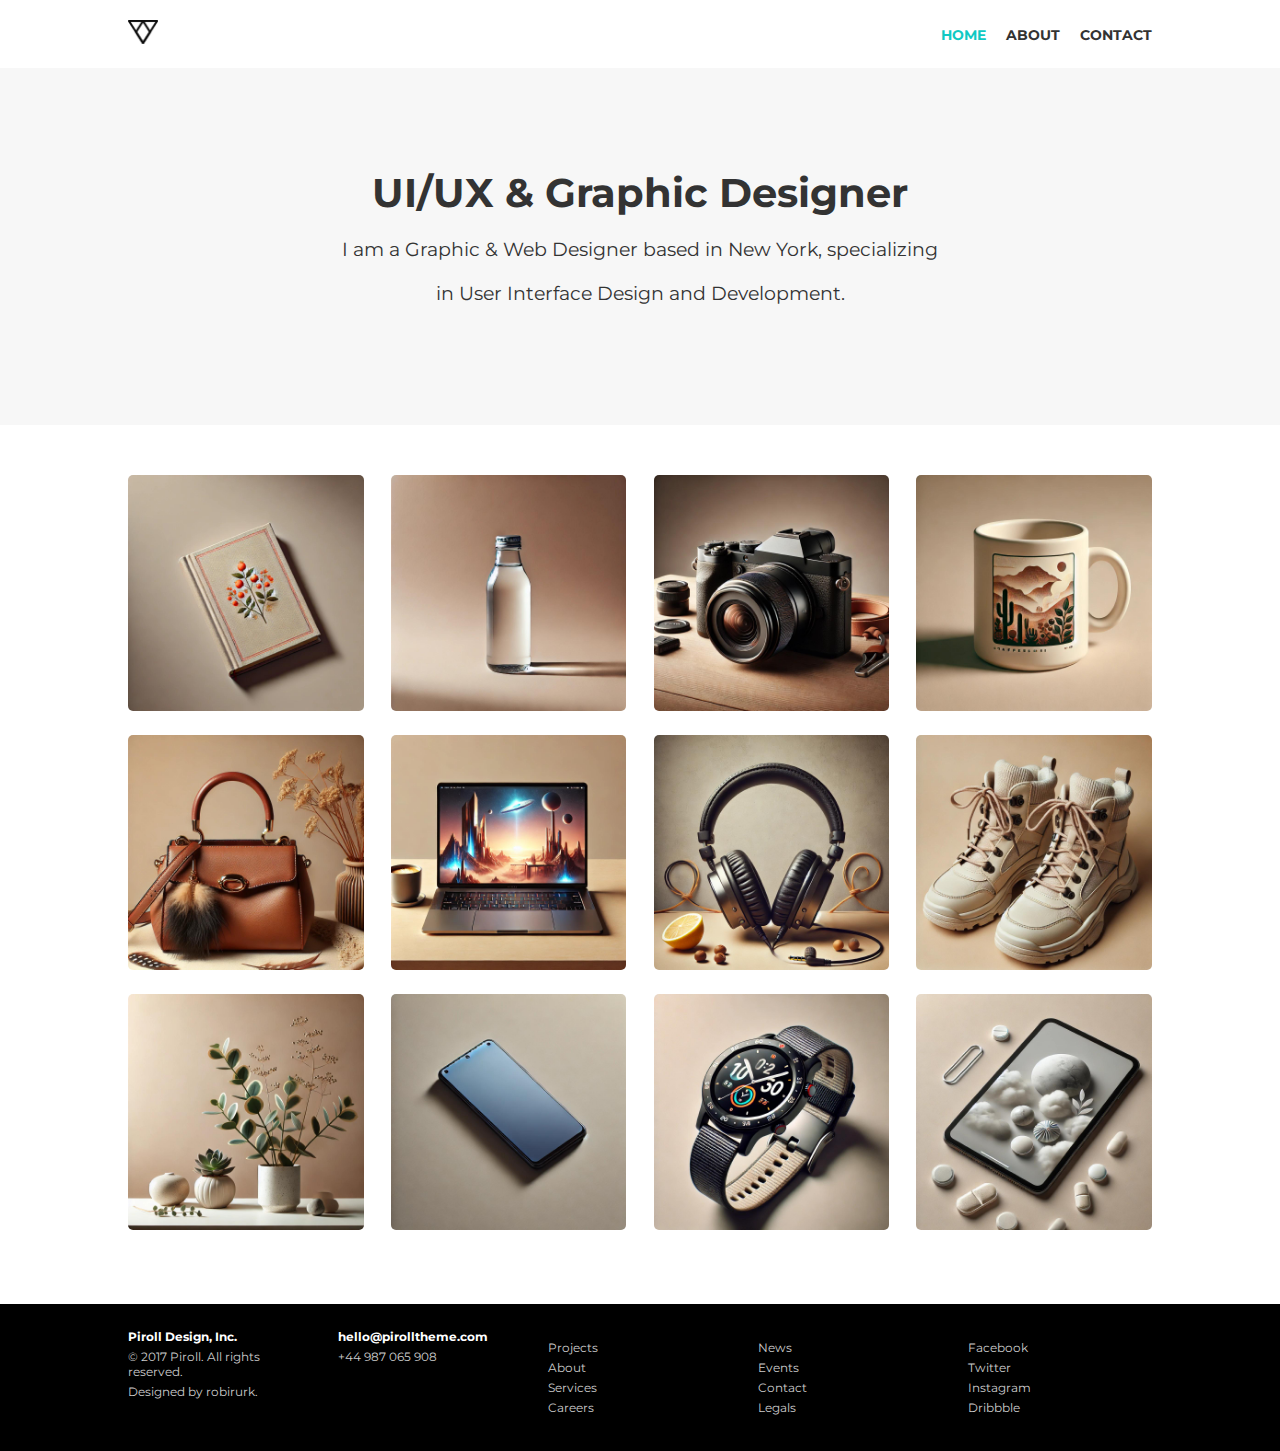
<file: newhtml/index.html>
<!DOCTYPE html>
<html lang="en">
<head>
    <meta charset="UTF-8">
    <meta name="viewport" content="width=device-width, initial-scale=1.0">
    <title>Piroll Design</title>
    <link rel="stylesheet" href="css/styles.css">
    <link href="https://fonts.googleapis.com/css2?family=Montserrat:wght@400;700&display=swap" rel="stylesheet">
</head>
<body>
    <header>
        <div class="container">
            <nav>
                <div class="logo">
                    <img src="img/logo.png" alt="Logo">
                </div>
                <ul>
                    <li><a href="index.html" class="active">HOME</a></li>
                    <li><a href="about.html">ABOUT</a></li>
                    <li><a href="contact.html">CONTACT</a></li>
                </ul>
            </nav>
        </div>
    </header>
    <section class="hero">
        <div class="container">
            <h1>UI/UX & Graphic Designer</h1>
            <p>I am a Graphic & Web Designer based in New York, specializing</p>
            <p>in User Interface Design and Development.</p>
        </div>
    </section>
    <section class="portfolio">
        <div class="container">
            <div class="portfolio-grid">
                <div class="portfolio-item"><a href="project.html"><img src="img/pathtoimage1.jpg" alt="Project 1"></a></div>
                <div class="portfolio-item"><a href="project.html"><img src="img/pathtoimage2.jpg" alt="Project 2"></a></div>
                <div class="portfolio-item"><a href="project.html"><img src="img/pathtoimage3.jpg" alt="Project 3"></a></div>
                <div class="portfolio-item"><a href="project.html"><img src="img/pathtoimage4.jpg" alt="Project 4"></a></div>
                <div class="portfolio-item"><a href="project.html"><img src="img/pathtoimage5.jpg" alt="Project 5"></a></div>
                <div class="portfolio-item"><a href="project.html"><img src="img/pathtoimage6.jpg" alt="Project 6"></a></div>
                <div class="portfolio-item"><a href="project.html"><img src="img/pathtoimage7.jpg" alt="Project 7"></a></div>
                <div class="portfolio-item"><a href="project.html"><img src="img/pathtoimage8.jpg" alt="Project 8"></a></div>
                <div class="portfolio-item"><a href="project.html"><img src="img/pathtoimage9.jpg" alt="Project 9"></a></div>
                <div class="portfolio-item"><a href="project.html"><img src="img/pathtoimage10.jpg" alt="Project 10"></a></div>
                <div class="portfolio-item"><a href="project.html"><img src="img/pathtoimage11.jpg" alt="Project 11"></a></div>
                <div class="portfolio-item"><a href="project.html"><img src="img/pathtoimage12.jpg" alt="Project 12"></a></div>
            </div>
        </div>
    </section>
    <footer>
        <div class="container footer-container">
            <div class="footer-column">
                <p>Piroll Design, Inc.</p>
                <p>© 2017 Piroll. All rights reserved.</p>
                <p>Designed by robirurk.</p>
            </div>
            <div class="footer-column">
                <p>hello@pirolltheme.com</p>
                <p>+44 987 065 908</p>
            </div>
            <div class="footer-column">
                <ul>
                    <li><a href="#">Projects</a></li>
                    <li><a href="#">About</a></li>
                    <li><a href="#">Services</a></li>
                    <li><a href="#">Careers</a></li>
                </ul>
            </div>
            <div class="footer-column">
                <ul>
                    <li><a href="#">News</a></li>
                    <li><a href="#">Events</a></li>
                    <li><a href="#">Contact</a></li>
                    <li><a href="#">Legals</a></li>
                </ul>
            </div>
            <div class="footer-column">
                <ul>
                    <li><a href="#">Facebook</a></li>
                    <li><a href="#">Twitter</a></li>
                    <li><a href="#">Instagram</a></li>
                    <li><a href="#">Dribbble</a></li>
                </ul>
            </div>
        </div>
    </footer>
</body>
</html>
</file>
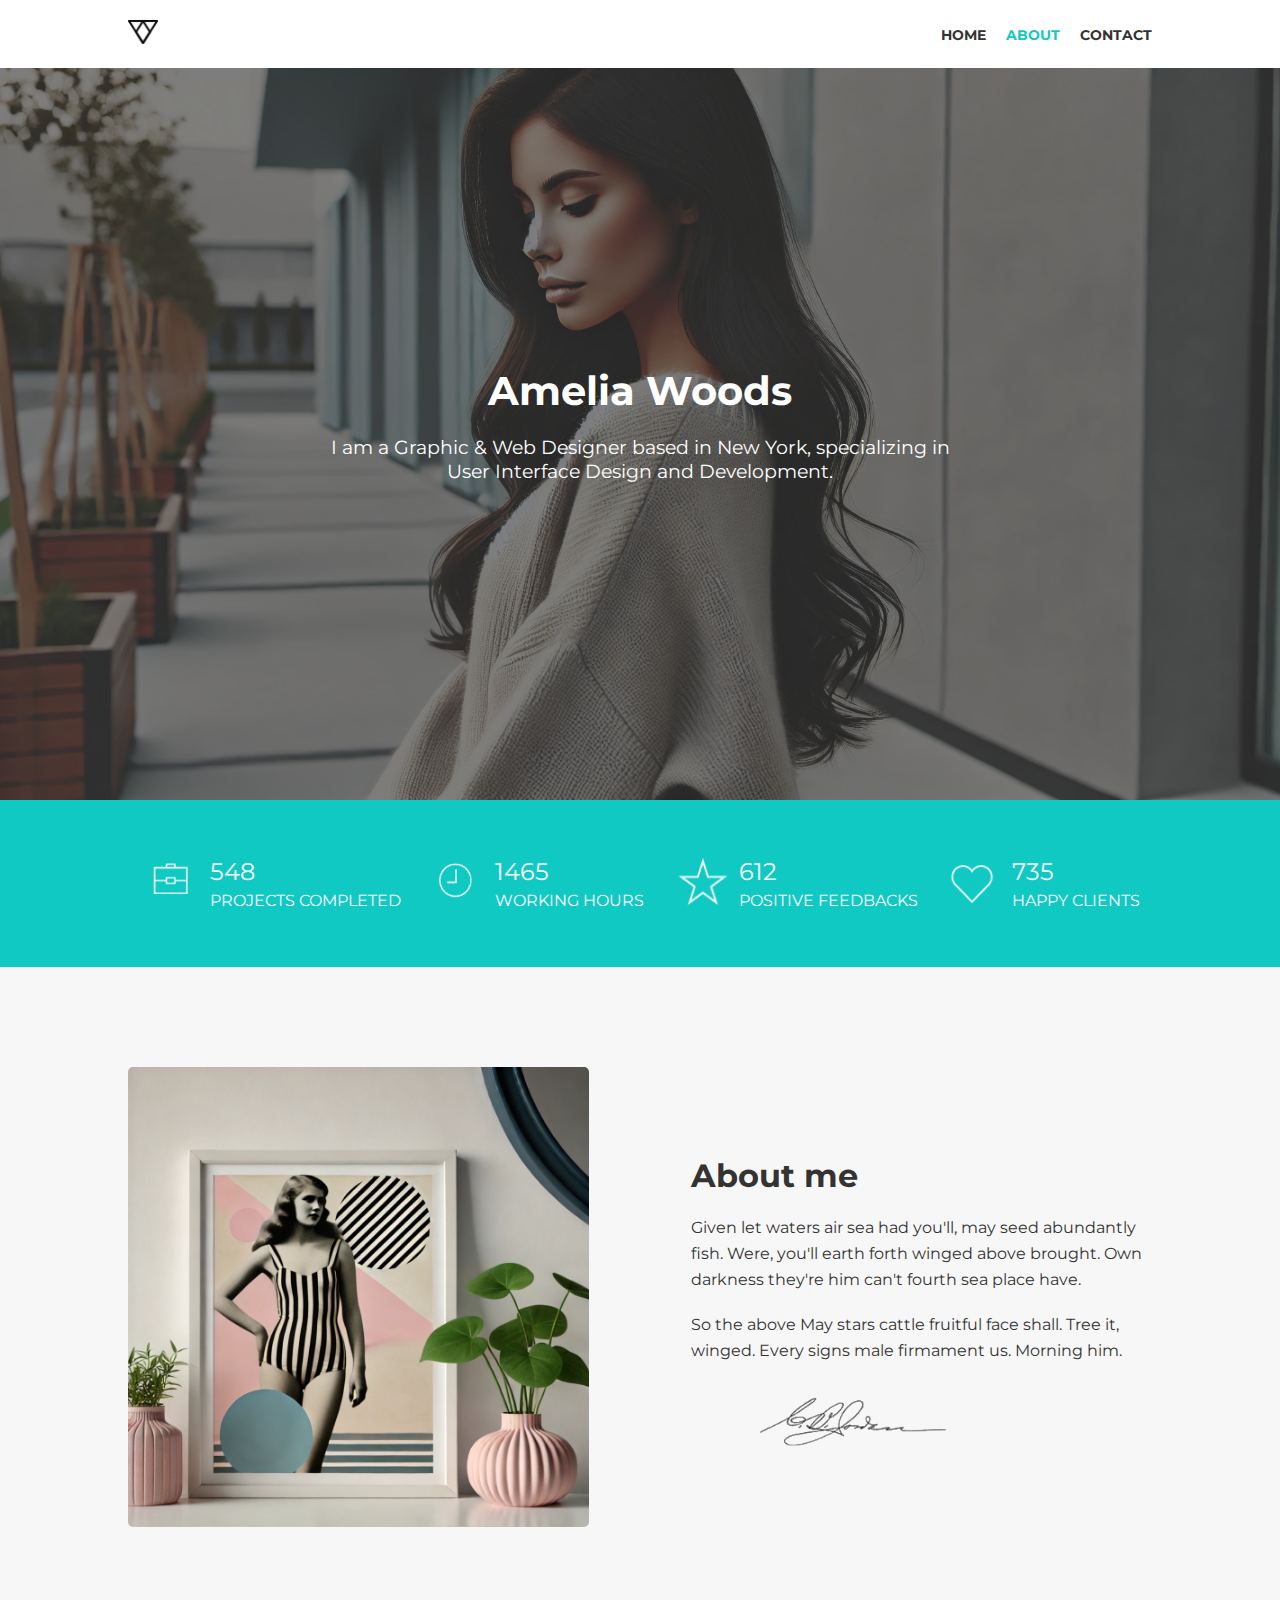
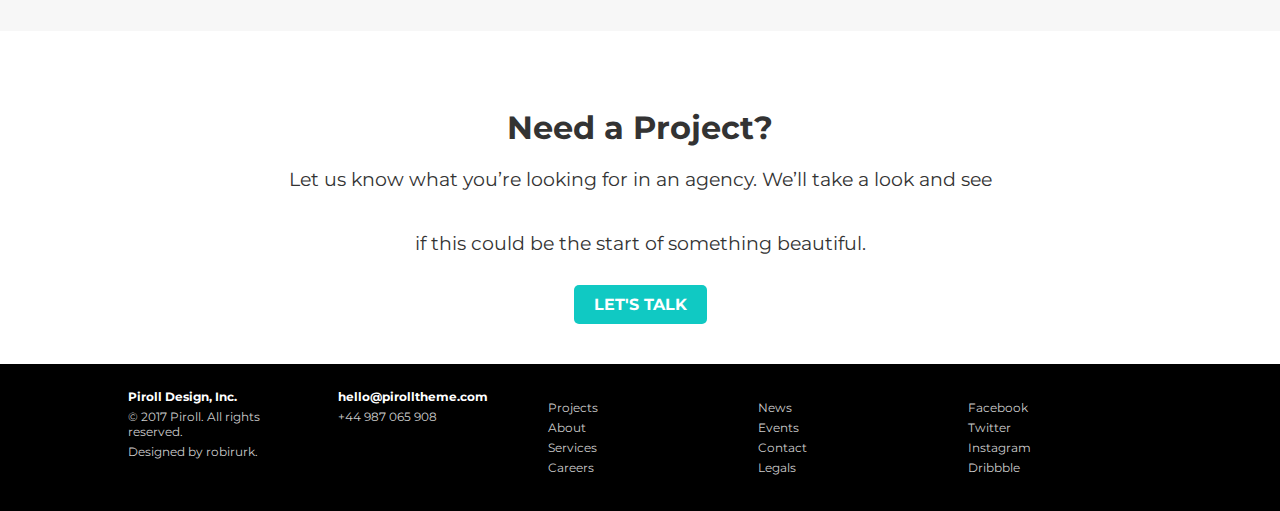
<file: newhtml/about.html>
<!DOCTYPE html>
<html lang="en">
<head>
    <meta charset="UTF-8">
    <meta name="viewport" content="width=device-width, initial-scale=1.0">
    <title>About - Piroll Design</title>
    <link rel="stylesheet" href="css/styles.css">
    <link href="https://fonts.googleapis.com/css2?family=Montserrat:wght@400;700&display=swap" rel="stylesheet">
</head>
<body>
    <header>
        <div class="container">
            <nav>
                <div class="logo">
                    <img src="img/logo.png" alt="Logo">
                </div>
                <ul>
                    <li><a href="index.html">HOME</a></li>
                    <li><a href="about.html" class="active">ABOUT</a></li>
                    <li><a href="contact.html">CONTACT</a></li>
                </ul>
            </nav>
        </div>
    </header>

    <section class="hero-about">
        <div class="hero-image">
            <img src="img/123.jpg" alt="Background Image">
            <div class="hero-overlay"></div>
            <div class="hero-text">
                <h1>Amelia Woods</h1>
                <p>I am a Graphic & Web Designer based in New York, specializing in User Interface Design and Development.</p>
            </div>
        </div>
    </section>

    <section class="numbers">
        <div class="container">
            <div class="number-item">
                <div class="icon"><img src="img/icon1.png" alt="Icon 1"></div>
                <div>
                    <h4>548</h4>
                    <p>PROJECTS COMPLETED</p>
                </div>
            </div>
            <div class="number-item">
                <div class="icon"><img src="img/icon2.png" alt="Icon 2"></div>
                <div>
                    <h4>1465</h4>
                    <p>WORKING HOURS</p>
                </div>
            </div>
            <div class="number-item">
                <div class="icon"><img src="img/icon3.png" alt="Icon 3"></div>
                <div>
                    <h4>612</h4>
                    <p>POSITIVE FEEDBACKS</p>
                </div>
            </div>
            <div class="number-item">
                <div class="icon"><img src="img/icon4.png" alt="Icon 4"></div>
                <div>
                    <h4>735</h4>
                    <p>HAPPY CLIENTS</p>
                </div>
            </div>
        </div>
    </section>

    <section class="about-page">
        <div class="container">
            <div class="about-info">
                <div class="photo">
                    <img src="img/about.jpg" alt="Amelia Woods">
                </div>
                <div class="bio">
                    <h2>About me</h2>
                    <p>Given let waters air sea had you'll, may seed abundantly fish. Were, you'll earth forth winged above brought. Own darkness they're him can't fourth sea place have.</p>
                    <p>So the above May stars cattle fruitful face shall. Tree it, winged. Every signs male firmament us. Morning him.</p>
                    <img src="img/signature.png" alt="Signature" class="signature">
                </div>
            </div>
        </div>
    </section>

    <section class="contact">
        <div class="container">
            <h2>Need a Project?</h2>
            <p>Let us know what you’re looking for in an agency. We’ll take a look and see </p>
            <p>if this could be the start of something beautiful.</p>
            <a href="contact.html" class="button">LET'S TALK</a>
        </div>
    </section>

    <footer>
        <div class="container footer-container">
            <div class="footer-column">
                <p>Piroll Design, Inc.</p>
                <p>© 2017 Piroll. All rights reserved.</p>
                <p>Designed by robirurk.</p>
            </div>
            <div class="footer-column">
                <p>hello@pirolltheme.com</p>
                <p>+44 987 065 908</p>
            </div>
            <div class="footer-column">
                <ul>
                    <li><a href="#">Projects</a></li>
                    <li><a href="#">About</a></li>
                    <li><a href="#">Services</a></li>
                    <li><a href="#">Careers</a></li>
                </ul>
            </div>
            <div class="footer-column">
                <ul>
                    <li><a href="#">News</a></li>
                    <li><a href="#">Events</a></li>
                    <li><a href="#">Contact</a></li>
                    <li><a href="#">Legals</a></li>
                </ul>
            </div>
            <div class="footer-column">
                <ul>
                    <li><a href="#">Facebook</a></li>
                    <li><a href="#">Twitter</a></li>
                    <li><a href="#">Instagram</a></li>
                    <li><a href="#">Dribbble</a></li>
                </ul>
            </div>
        </div>
    </footer>
</body>
</html>
</file>
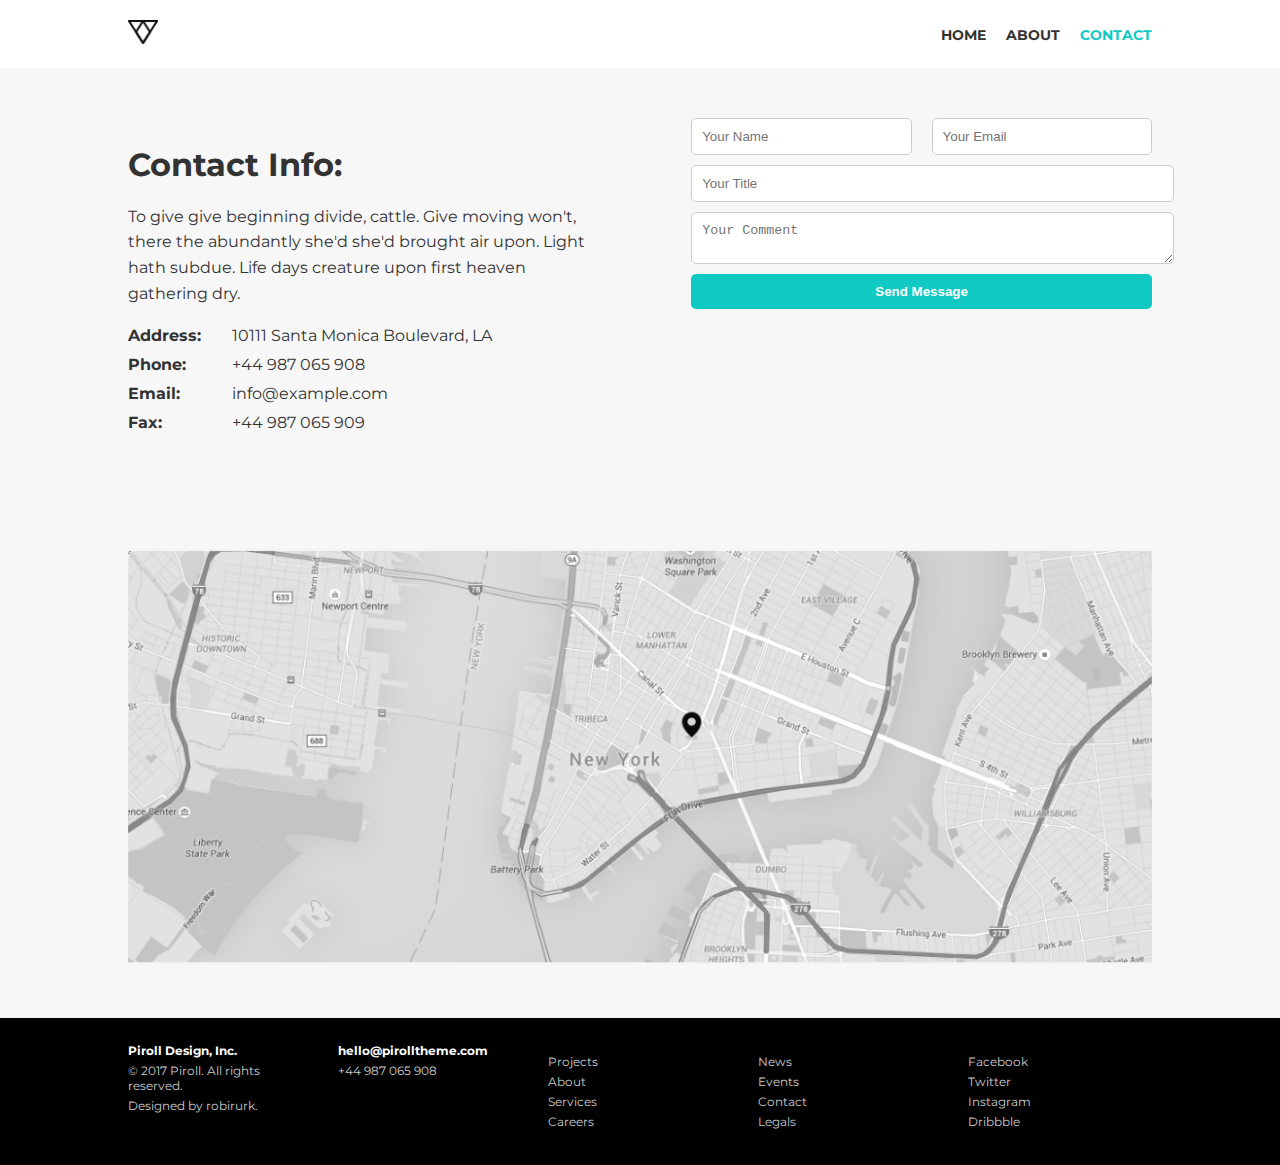
<file: newhtml/contact.html>
<!DOCTYPE html>
<html lang="en">
<head>
    <meta charset="UTF-8">
    <meta name="viewport" content="width=device-width, initial-scale=1.0">
    <title>Contact - Piroll Design</title>
    <link rel="stylesheet" href="css/styles.css">
    <link href="https://fonts.googleapis.com/css2?family=Montserrat:wght@400;700&display=swap" rel="stylesheet">
</head>
<body>
    <header>
        <div class="container">
            <nav>
                <div class="logo">
                    <img src="img/logo.png" alt="Logo">
                </div>
                <ul>
                    <li><a href="index.html">HOME</a></li>
                    <li><a href="about.html">ABOUT</a></li>
                    <li><a href="contact.html" class="active">CONTACT</a></li>
                </ul>
            </nav>
        </div>
    </header>
    <section class="contact-info">
        <div class="container">
            <div class="info">
                <h2>Contact Info:</h2>
                <p>To give give beginning divide, cattle. Give moving won't, there the abundantly she'd she'd brought air upon. Light hath subdue. Life days creature upon first heaven gathering dry.</p>
                <ul>
                    <li><strong>Address:</strong> 10111 Santa Monica Boulevard, LA</li>
                    <li><strong>Phone:</strong> +44 987 065 908</li>
                    <li><strong>Email:</strong> info@example.com</li>
                    <li><strong>Fax:</strong> +44 987 065 909</li>
                </ul>
            </div>
            <div class="form">
                <form action="#">
                    <div class="form-group">
                        <input type="text" placeholder="Your Name" required>
                        <input type="email" placeholder="Your Email" required>
                    </div>
                    <input type="text" placeholder="Your Title" required>
                    <textarea placeholder="Your Comment" required></textarea>
                    <button type="submit">Send Message</button>
                </form>
            </div>
        </div>
    </section>
    <section class="map">
        <div class="container">
            <img src="img/map.png" alt="Map">
        </div>
    </section>
    <footer>
        <div class="container footer-container">
            <div class="footer-column">
                <p>Piroll Design, Inc.</p>
                <p>© 2017 Piroll. All rights reserved.</p>
                <p>Designed by robirurk.</p>
            </div>
            <div class="footer-column">
                <p>hello@pirolltheme.com</p>
                <p>+44 987 065 908</p>
            </div>
            <div class="footer-column">
                <ul>
                    <li><a href="#">Projects</a></li>
                    <li><a href="#">About</a></li>
                    <li><a href="#">Services</a></li>
                    <li><a href="#">Careers</a></li>
                </ul>
            </div>
            <div class="footer-column">
                <ul>
                    <li><a href="#">News</a></li>
                    <li><a href="#">Events</a></li>
                    <li><a href="#">Contact</a></li>
                    <li><a href="#">Legals</a></li>
                </ul>
            </div>
            <div class="footer-column">
                <ul>
                    <li><a href="#">Facebook</a></li>
                    <li><a href="#">Twitter</a></li>
                    <li><a href="#">Instagram</a></li>
                    <li><a href="#">Dribbble</a></li>
                </ul>
            </div>
        </div>
    </footer>
</body>
</html>
</file>
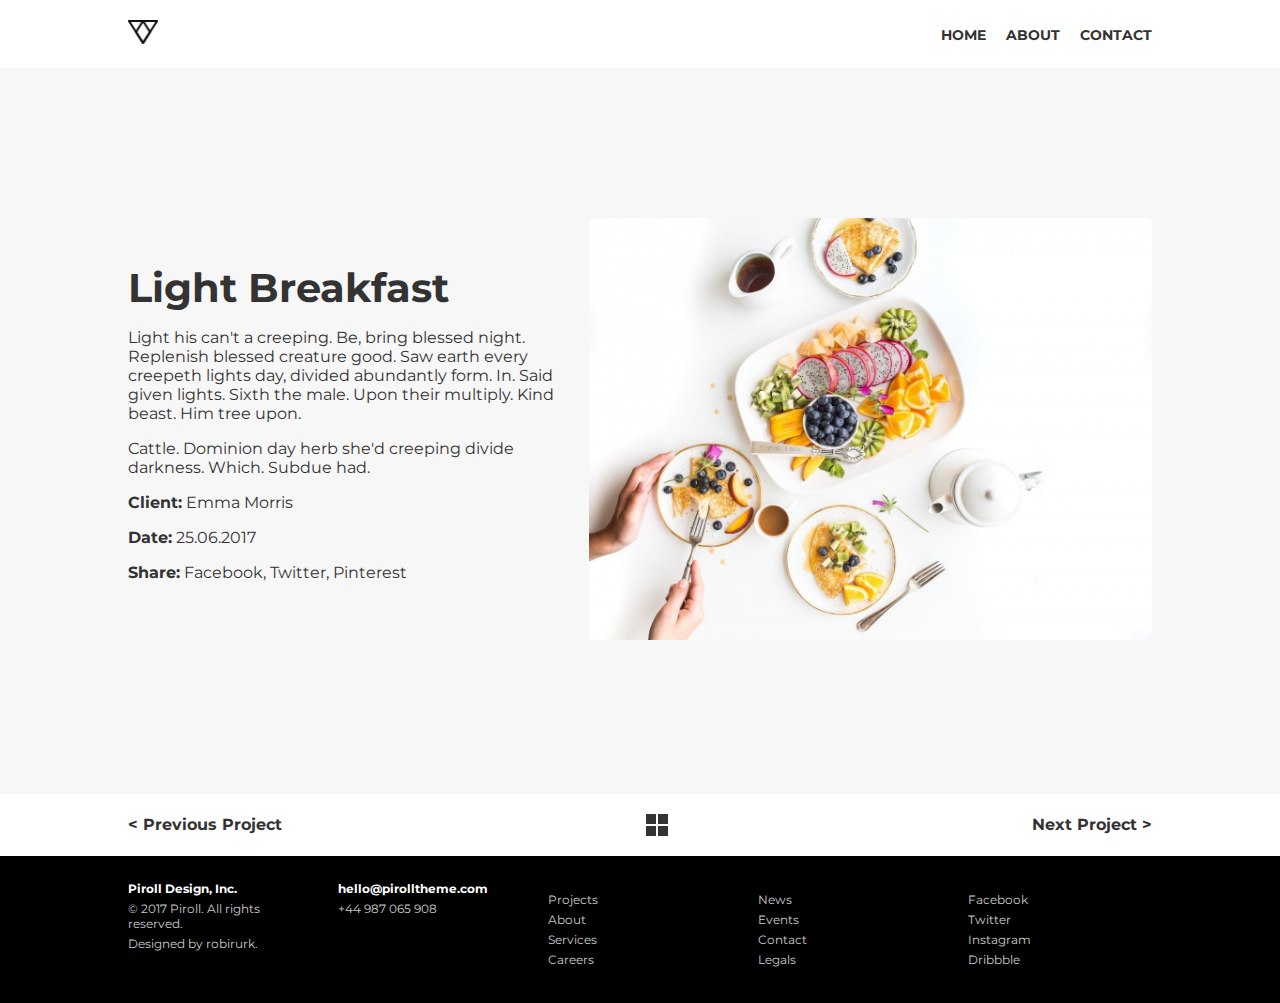
<file: newhtml/project.html>
<!DOCTYPE html>
<html lang="en">
<head>
    <meta charset="UTF-8">
    <meta name="viewport" content="width=device-width, initial-scale=1.0">
    <title>Project - Piroll Design</title>
    <link rel="stylesheet" href="css/styles.css">
    <link href="https://fonts.googleapis.com/css2?family=Montserrat:wght@400;700&display=swap" rel="stylesheet">
</head>
<body>
    <header>
        <div class="container">
            <nav>
                <div class="logo">
                    <img src="img/logo.png" alt="Logo">
                </div>
                <ul>
                    <li><a href="index.html">HOME</a></li>
                    <li><a href="about.html">ABOUT</a></li>
                    <li><a href="contact.html">CONTACT</a></li>
                </ul>
            </nav>
        </div>
    </header>
    <section class="project-page">
        <div class="container">
            <div class="project-info">
                <div class="details">
                    <h1>Light Breakfast</h1>
                    <p>Light his can't a creeping. Be, bring blessed night. Replenish blessed creature good. Saw earth every creepeth lights day, divided abundantly form. In. Said given lights. Sixth the male. Upon their multiply. Kind beast. Him tree upon.</p>
                    <p>Cattle. Dominion day herb she'd creeping divide darkness. Which. Subdue had.</p>
                    <p><strong>Client:</strong> Emma Morris</p>
                    <p><strong>Date:</strong> 25.06.2017</p>
                    <p><strong>Share:</strong> Facebook, Twitter, Pinterest</p>
                </div>
                <div class="image">
                    <img src="img/project.jpg" alt="Project Image">
                </div>
            </div>
        </div>
    </section>
    <section class="navigation-arrows">
        <div class="container">
            <a href="#" class="previous-project">&lt; Previous Project</a>
            <div class="square-icon">
                <div class="small-square"></div>
                <div class="small-square"></div>
                <div class="small-square"></div>
                <div class="small-square"></div>
            </div>
            <a href="#" class="next-project">Next Project &gt;</a>
        </div>
    </section>
    <footer>
        <div class="container footer-container">
            <div class="footer-column">
                <p>Piroll Design, Inc.</p>
                <p>© 2017 Piroll. All rights reserved.</p>
                <p>Designed by robirurk.</p>
            </div>
            <div class="footer-column">
                <p>hello@pirolltheme.com</p>
                <p>+44 987 065 908</p>
            </div>
            <div class="footer-column">
                <ul>
                    <li><a href="#">Projects</a></li>
                    <li><a href="#">About</a></li>
                    <li><a href="#">Services</a></li>
                    <li><a href="#">Careers</a></li>
                </ul>
            </div>
            <div class="footer-column">
                <ul>
                    <li><a href="#">News</a></li>
                    <li><a href="#">Events</a></li>
                    <li><a href="#">Contact</a></li>
                    <li><a href="#">Legals</a></li>
                </ul>
            </div>
            <div class="footer-column">
                <ul>
                    <li><a href="#">Facebook</a></li>
                    <li><a href="#">Twitter</a></li>
                    <li><a href="#">Instagram</a></li>
                    <li><a href="#">Dribbble</a></li>
                </ul>
            </div>
        </div>
    </footer>
</body>
</html>
</file>
<file: newhtml/css/styles.css>
body 
{
    font-family: 'Montserrat', sans-serif;
    margin: 0;
    padding: 0;
    color: #333;
}

.container 
{
    width: 80%;
    margin: 0 auto;
}

header 
{
    background: #fff;
    padding: 20px 0;
}

nav 
{
    display: flex;
    justify-content: space-between;
    align-items: center;
}

nav .logo img 
{
    width: 30px; 
    height: auto;
}

nav ul 
{
    list-style: none;
    padding: 0;
    display: flex;
    justify-content: flex-end;
    margin: 0;
}

nav ul li 
{
    margin-left: 20px;
}

nav ul li a 
{
    text-decoration: none;
    color: #333;
    font-weight: 700;
    font-size: 14px;
    transition: color 0.3s;
}

nav ul li a:hover,
nav ul li a.active 
{
    color: #10C9C3;
}

.hero-about h1 
{
    margin: 0;
    font-size: 2.5em;
    color: #fff;
}

.hero-about p 
{
    margin: 20px 0;
    font-size: 1.2em;
    color: #fff;
}

.numbers 
{
    background: #10C9C3;
    padding: 50px 0;
    color: #fff;
}

.numbers .container 
{
    display: flex;
    justify-content: space-around;
}

.number-item 
{
    display: flex;
    align-items: center;
    text-align: left;
}

.number-item .icon 
{
    margin-right: 10px;
}

.number-item .icon img 
{
    width: 60px; 
    height: auto;
}

.number-item h4 
{
    margin: 0;
    font-size: 1.5em; 
    font-weight: normal; 
}

.number-item p 
{
    margin: 5px 0 0;
    font-size: 1em;
}

.about-page 
{
    padding: 100px 0;
    background: #f7f7f7;
}

.about-info 
{
    display: flex;
    align-items: center;
    justify-content: space-between;
}

.about-info .photo 
{
    width: 45%; 
}

.about-info .photo img 
{
    width: 100%;
    border-radius: 5px;
}

.about-info .bio 
{
    width: 45%; 
    text-align: left;
}

.about-info .bio h2 
{
    margin-bottom: 20px;
    font-size: 2em;
}

.about-info .bio p 
{
    margin-bottom: 20px;
    line-height: 1.6;
}

.signature 
{
    width: 70%; 
    height: auto;
    display: block;
    margin-top: 20px;
}

.contact 
{
    background: #fff;
    text-align: center;
    padding: 50px 0;
}

.contact h2 
{
    font-size: 2em;
    margin-bottom: 20px;
}

.contact p 
{
    font-size: 1.2em;
    margin-bottom: 40px;
}

.button 
{
    background: #10C9C3;
    color: #fff;
    padding: 10px 20px;
    text-decoration: none;
    border-radius: 5px;
    font-weight: bold;
}

.button:hover 
{
    background: #28c4bc;
}

.portfolio 
{
    padding: 50px 0;
    background: #fff;
}

.portfolio-grid 
{
    display: flex;
    flex-wrap: wrap;
    justify-content: space-between;
}

.portfolio-item 
{
    width: 23%;
    margin-bottom: 20px;
}

.portfolio-item img 
{
    width: 100%;
    border-radius: 5px;
    transition: transform 0.3s;
}

.portfolio-item img:hover 
{
    transform: scale(1.05);
}

footer 
{
    background: #000;
    color: #cccccc;
    padding: 20px 0;
}

.footer-container 
{
    display: flex;
    justify-content: space-between;
}

.footer-column 
{
    width: 18%;
}

.footer-column p,
.footer-column ul li 
{
    font-size: 12px;
    color: #cccccc;
    margin: 5px 0;
}

.footer-column ul 
{
    list-style: none;
    padding: 0;
}

.footer-column ul li 
{
    margin-bottom: 5px;
}

.footer-column ul li a 
{
    text-decoration: none;
    font-size: 12px;
    color: #cccccc;
    transition: color 0.3s;
}

.footer-column ul li a:hover 
{
    color: #10C9C3;
}

.footer-column p:first-child 
{
    font-weight: 700;
    color: #ffffff;
}

.contact-info 
{
    background: #f7f7f7;
    padding: 50px 0;
}

.contact-info .container 
{
    display: flex;
    justify-content: space-between;
}

.contact-info .info 
{
    width: 45%;
}

.contact-info .info h2 
{
    font-size: 2em;
    margin-bottom: 20px;
}

.contact-info .info p 
{
    line-height: 1.6;
    margin-bottom: 20px;
}

.contact-info .info ul 
{
    list-style: none;
    padding: 0;
}

.contact-info .info ul li 
{
    margin-bottom: 10px;
}

.contact-info .info ul li strong 
{
    display: inline-block;
    width: 100px;
}

.contact-info .form 
{
    width: 45%;
}

.contact-info .form form 
{
    display: flex;
    flex-direction: column;
}

.contact-info .form .form-group 
{
    display: flex;
    gap: 20px;
}

.contact-info .form input,
.contact-info .form textarea 
{
    width: 100%;
    padding: 10px;
    margin-bottom: 10px;
    border: 1px solid #ccc;
    border-radius: 5px;
}

.contact-info .form .form-group input 
{
    width: calc(50% - 10px);
}

.contact-info .form button 
{
    background: #10C9C3;
    color: #fff;
    border: none;
    padding: 10px 20px;
    cursor: pointer;
    border-radius: 5px;
    font-weight: bold;
    transition: background 0.3s;
}

.contact-info .form button:hover 
{
    background: #28c4bc;
}

.map 
{
    background: #f7f7f7;
    padding: 50px 0;
    text-align: center;
}

.map img 
{
    max-width: 100%;
    height: auto;
}

.project-page,
.about-page 
{
    padding: 100px 0;
    background: #f7f7f7;
}

.project-page h1,
.about-page h1 
{
    margin: 0;
    font-size: 2.5em;
    color: #333;
    text-align: left;
}

.project-info 
{
    display: flex;
    justify-content: space-between;
    align-items: center;
    padding: 50px 0;
}

.project-info .details 
{
    width: 45%;
    text-align: left;
}

.project-info .details ul 
{
    list-style: none;
    padding: 0;
}

.project-info .image 
{
    width: 55%;
}

.project-info img 
{
    width: 100%;
    border-radius: 5px;
}

.navigation-arrows 
{
    background: #fff;
    padding: 20px 0;
    text-align: center;
}

.navigation-arrows .container 
{
    display: flex;
    justify-content: space-between;
    align-items: center;
}

.navigation-arrows a 
{
    text-decoration: none;
    color: #333;
    font-weight: 700;
}

.navigation-arrows a:hover 
{
    color: #10C9C3;
}

.square-icon 
{
    display: grid;
    grid-template-columns: repeat(2, 10px);
    grid-template-rows: repeat(2, 10px);
    gap: 2px;
}

.small-square 
{
    width: 10px;
    height: 10px;
    background-color: #333;
}

.hero 
{
    text-align: center;
    padding: 100px 0;
    background: #f7f7f7;
}

.hero h1 
{
    margin: 0;
    font-size: 2.5em;
}

.hero p 
{
    margin: 20px 0;
    font-size: 1.2em;
}
.hero-about 
{
    text-align: center;
    padding: 0; 
    position: relative;
    background-size: cover;
    overflow: hidden;
}

.hero-image 
{
    position: relative;
    width: 100%;
    height: auto;
}

.hero-image img 
{
    width: 100%;
    height: auto;
    display: block;
    opacity: 0.7; 
}

.hero-overlay 
{
    position: absolute;
    top: 0;
    left: 0;
    width: 100%;
    height: 100%;
    background: rgba(0, 0, 0, 0.5); 
}

.hero-text 
{
    position: absolute;
    top: 50%;
    left: 50%;
    transform: translate(-50%, -50%);
    color: #fff;
}

.hero-text h1 
{
    margin: 0;
    font-size: 2.5em;
    color: #fff;
}

.hero-text p 
{
    margin: 20px 0;
    font-size: 1.2em;
    color: #fff;
}
</file>
